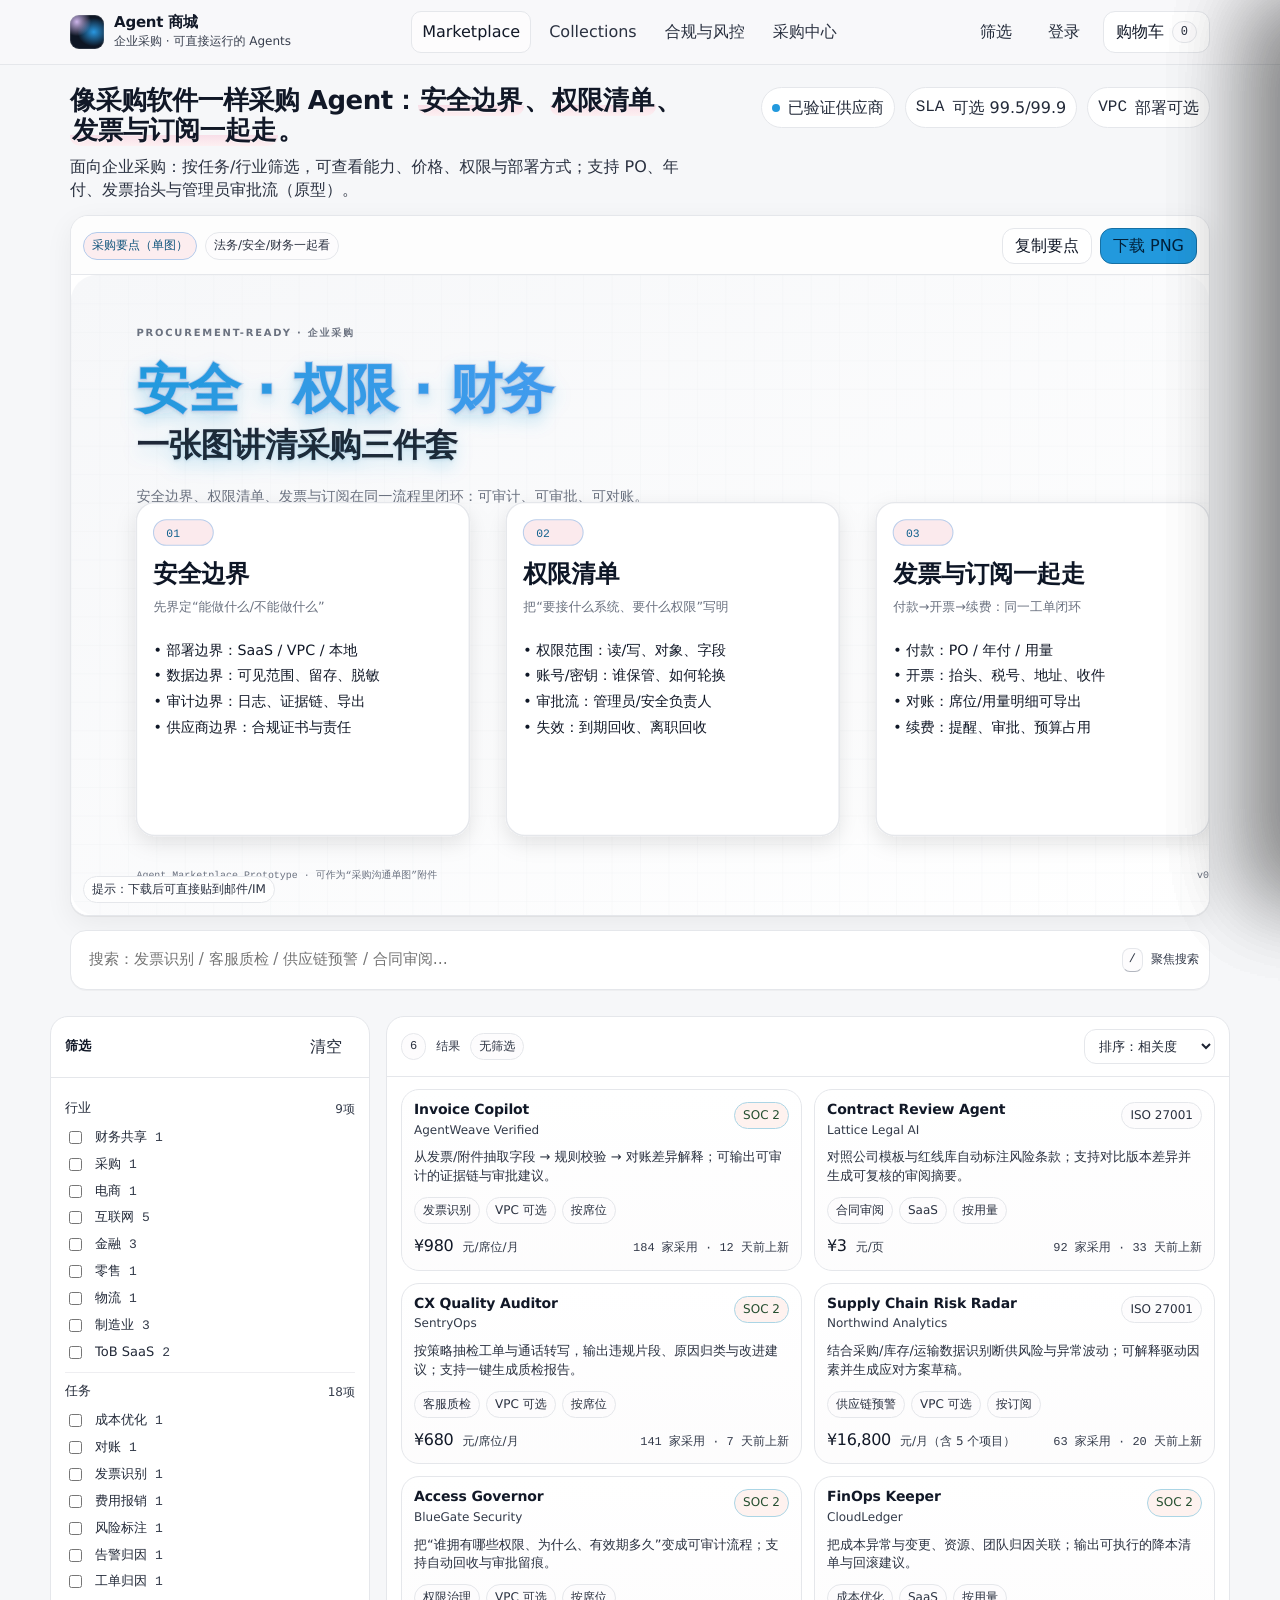
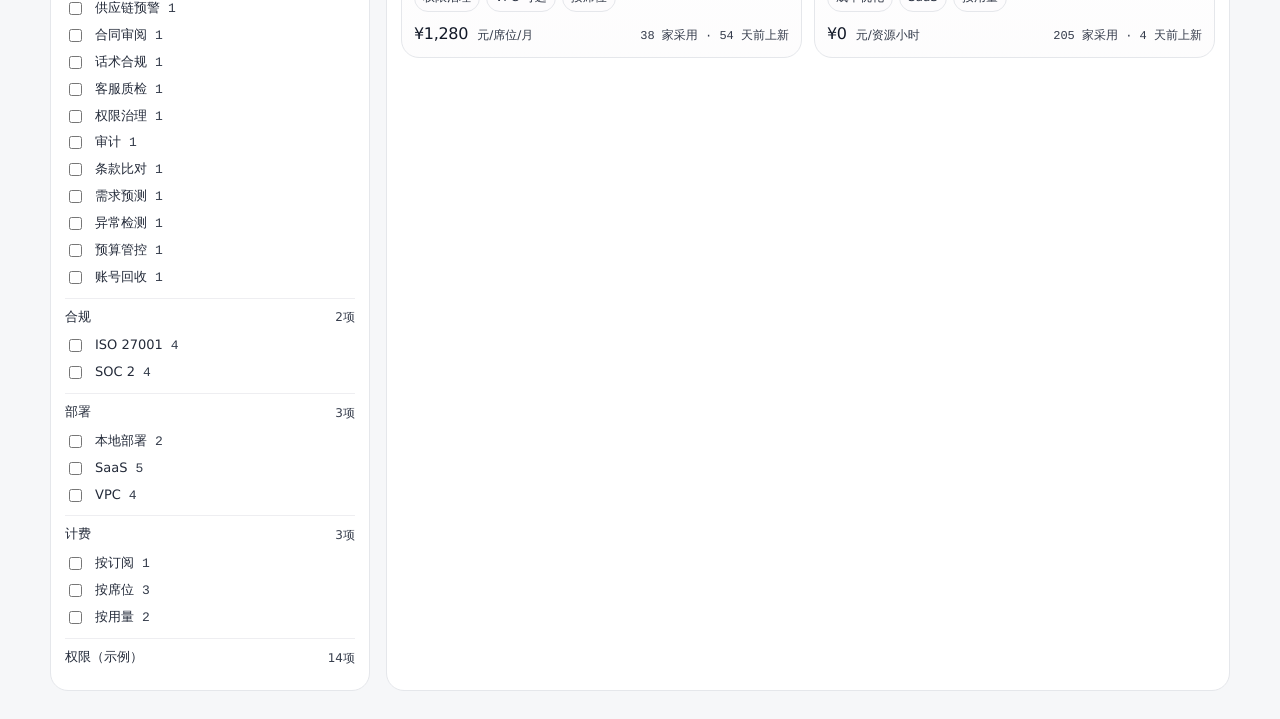
<file: index.html>
<!doctype html>
<html lang="zh-CN">
  <head>
    <meta charset="utf-8" />
    <meta name="viewport" content="width=device-width, initial-scale=1" />
    <title>Agent 商城原型（企业采购）</title>
    <meta name="color-scheme" content="light" />
    <style>
      :root{
        /* Brand tokens (derived from AgentWeave reference, see brand-spec.md) */
        --bg:      oklch(97.59% 0.0029 264.5);
        --surface: oklch(100% 0 0);
        --fg:      oklch(21.01% 0.0318 264.7);
        --muted:   oklch(55.10% 0.0234 264.4);
        --border:  oklch(92.76% 0.0058 264.5);
        --accent:  oklch(65.27% 0.1411 240.6);

        --accent-ink: oklch(24% 0.06 247);
        --success: oklch(70% 0.13 150);
        --warn: oklch(80% 0.14 85);
        --danger: oklch(63% 0.18 25);

        --shadow-sm: 0 1px 0 oklch(0% 0 0 / 0.05), 0 8px 28px oklch(0% 0 0 / 0.06);
        --radius-sm: 10px;
        --radius-md: 12px;
        --radius-lg: 18px;

        --font-display: Inter, system-ui, -apple-system, BlinkMacSystemFont, "Segoe UI", sans-serif;
        --font-body: Inter, system-ui, -apple-system, BlinkMacSystemFont, "Segoe UI", sans-serif;
        --font-mono: ui-monospace, SFMono-Regular, Menlo, Monaco, Consolas, "Liberation Mono", "Courier New", monospace;

        --container: 1180px;
      }

      *{box-sizing:border-box}
      html,body{height:100%}
      body{
        margin:0;
        background: var(--bg);
        color: var(--fg);
        font-family: var(--font-body);
        line-height: 1.45;
        -webkit-font-smoothing: antialiased;
        text-rendering: geometricPrecision;
      }
      a{color:inherit}
      button,input,select,textarea{font:inherit}
      ::selection{background: color-mix(in oklch, var(--accent) 25%, white)}

      .container{max-width: var(--container); margin:0 auto; padding: 0 20px;}
      .mono{font-family: var(--font-mono); font-variant-numeric: tabular-nums;}
      .muted{color: color-mix(in oklch, var(--fg) 60%, var(--muted));}
      .sr-only{position:absolute; width:1px; height:1px; padding:0; margin:-1px; overflow:hidden; clip:rect(0,0,0,0); white-space:nowrap; border:0;}

      .topbar{
        position: sticky;
        top: 0;
        z-index: 50;
        backdrop-filter: blur(10px);
        background: color-mix(in oklch, var(--bg) 82%, white);
        border-bottom: 1px solid var(--border);
      }
      .topbar__row{
        display:flex; align-items:center; justify-content:space-between;
        gap: 12px;
        height: 64px;
      }
      .brand{
        display:flex; align-items:center; gap: 10px; min-width: 220px;
      }
      .logo{
        width: 34px; height: 34px; border-radius: 9px;
        background:
          radial-gradient(70% 70% at 20% 20%, color-mix(in oklch, var(--accent) 55%, white), transparent 60%),
          radial-gradient(80% 70% at 70% 50%, color-mix(in oklch, var(--accent) 85%, oklch(64% 0.16 260)), transparent 60%),
          oklch(20% 0.03 260);
        box-shadow: inset 0 0 0 1px color-mix(in oklch, white 12%, transparent);
      }
      .brand h1{
        margin:0;
        font-family: var(--font-display);
        font-size: 15px;
        letter-spacing: -0.015em;
        line-height: 1.1;
      }
      .brand .sub{
        display:block;
        margin-top: 2px;
        font-size: 12px;
        color: color-mix(in oklch, var(--fg) 55%, var(--muted));
      }

      .nav{
        display:flex; align-items:center; gap: 8px;
      }
      .nav a{
        text-decoration:none;
        padding: 8px 10px;
        border-radius: 10px;
        color: color-mix(in oklch, var(--fg) 70%, var(--muted));
      }
      .nav a[aria-current="page"]{
        color: var(--fg);
        background: color-mix(in oklch, var(--surface) 70%, var(--bg));
        border: 1px solid var(--border);
      }
      .actions{display:flex; align-items:center; gap: 10px;}

      .pill{
        display:inline-flex; align-items:center; gap: 8px;
        padding: 8px 10px;
        border-radius: 999px;
        border: 1px solid var(--border);
        background: var(--surface);
        color: color-mix(in oklch, var(--fg) 78%, var(--muted));
      }
      .pill .dot{width:8px; height:8px; border-radius: 999px; background: var(--accent);}
      .btn{
        appearance:none;
        border: 1px solid var(--border);
        background: var(--surface);
        color: var(--fg);
        border-radius: 12px;
        padding: 9px 12px;
        cursor:pointer;
        line-height: 1;
        display:inline-flex; align-items:center; gap: 8px;
      }
      .btn:hover{box-shadow: 0 0 0 3px color-mix(in oklch, var(--accent) 18%, transparent);}
      .btn:active{transform: translateY(0.5px)}
      .btn--primary{
        background: var(--accent);
        color: var(--accent-ink);
        border-color: color-mix(in oklch, var(--accent) 80%, black);
      }
      .btn--ghost{
        background: transparent;
        border-color: transparent;
        color: color-mix(in oklch, var(--fg) 75%, var(--muted));
      }
      .btn--ghost:hover{border-color: var(--border); background: color-mix(in oklch, var(--surface) 70%, var(--bg)); box-shadow:none}
      .btn[disabled]{opacity:0.5; cursor:not-allowed}

      .kbd{
        font-family: var(--font-mono);
        font-size: 12px;
        color: color-mix(in oklch, var(--fg) 70%, var(--muted));
        border: 1px solid var(--border);
        background: color-mix(in oklch, var(--surface) 70%, var(--bg));
        border-bottom-color: color-mix(in oklch, var(--border) 60%, var(--muted));
        border-radius: 8px;
        padding: 2px 6px;
      }

      .hero{
        padding: 22px 0 12px;
      }
      .hero__row{
        display:grid;
        grid-template-columns: 1.3fr 1fr;
        gap: 14px;
        align-items: start;
      }
      .hero h2{
        margin:0;
        font-family: var(--font-display);
        letter-spacing: -0.02em;
        font-size: clamp(18px, 2.2vw, 26px);
        line-height: 1.15;
      }
      .heroKey{
        display:inline;
        padding: 0 0.08em;
        border-radius: 10px;
        background:
          linear-gradient(180deg,
            transparent 62%,
            color-mix(in oklch, var(--accent) 22%, white) 62%,
            color-mix(in oklch, var(--accent) 10%, white) 100%);
        box-decoration-break: clone;
        -webkit-box-decoration-break: clone;
        text-shadow: 0 1px 0 color-mix(in oklch, white 60%, transparent);
      }
      .hero p{margin:8px 0 0; color: color-mix(in oklch, var(--fg) 70%, var(--muted));}
      .hero__meta{
        display:flex; flex-wrap: wrap; gap: 10px; justify-content: flex-end;
      }
      .heroPoster{
        margin-top: 14px;
        border-radius: 18px;
        border: 1px solid var(--border);
        background: color-mix(in oklch, var(--surface) 86%, var(--bg));
        box-shadow: var(--shadow-sm);
        overflow:hidden;
      }
      .heroPoster__head{
        display:flex; align-items:center; justify-content:space-between;
        gap: 12px;
        padding: 12px 12px 10px;
        border-bottom: 1px solid var(--border);
        background: color-mix(in oklch, var(--surface) 72%, var(--bg));
      }
      .heroPoster__labels{display:flex; flex-wrap: wrap; gap: 8px; align-items:center;}
      .heroPoster__actions{display:flex; gap: 8px; align-items:center; flex-wrap: wrap; justify-content:flex-end;}
      .heroPoster__canvas{
        position:relative;
        aspect-ratio: 16 / 9;
        background: var(--surface);
      }
      .heroPoster__canvas svg{
        width: 100%;
        height: 100%;
        display:block;
      }
      .heroPoster__hint{
        position:absolute;
        left: 12px;
        bottom: 12px;
        display:flex;
        gap: 8px;
        align-items:center;
        pointer-events:none;
      }
      .heroPoster__hint .tag{background: color-mix(in oklch, var(--surface) 85%, var(--bg));}

      .searchbar{
        display:flex; align-items:center; gap: 10px;
        margin-top: 14px;
        padding: 10px;
        border-radius: 16px;
        border: 1px solid var(--border);
        background: var(--surface);
        box-shadow: 0 1px 0 oklch(0% 0 0 / 0.03);
      }
      .searchbar input[type="search"]{
        width:100%;
        border:0;
        outline:none;
        background:transparent;
        padding: 8px 8px;
        font-size: 15px;
      }
      .searchbar .hint{display:flex; align-items:center; gap: 8px; white-space:nowrap;}

      .layout{
        display:grid;
        grid-template-columns: 320px 1fr;
        gap: 16px;
        padding: 14px 0 28px;
      }

      .panel{
        border: 1px solid var(--border);
        background: var(--surface);
        border-radius: var(--radius-lg);
        overflow:hidden;
      }
      .panel__hd{
        padding: 12px 14px;
        border-bottom: 1px solid var(--border);
        display:flex; align-items:center; justify-content:space-between;
        gap: 10px;
      }
      .panel__hd strong{font-size: 13px; letter-spacing: 0.01em;}
      .panel__bd{padding: 12px 14px;}

      .facet{
        padding: 10px 0;
        border-bottom: 1px solid color-mix(in oklch, var(--border) 70%, var(--surface));
      }
      .facet:last-child{border-bottom: 0}
      .facet summary{
        cursor:pointer;
        list-style:none;
        display:flex; align-items:center; justify-content:space-between;
        gap: 10px;
        user-select:none;
      }
      .facet summary::-webkit-details-marker{display:none}
      .facet summary span{
        font-size: 13px;
        color: color-mix(in oklch, var(--fg) 78%, var(--muted));
      }
      .facet summary .count{
        font-size: 12px;
        color: color-mix(in oklch, var(--fg) 55%, var(--muted));
      }
      .checks{margin-top: 10px; display:grid; gap: 8px;}
      .check{
        display:flex; align-items:flex-start; gap: 10px;
        font-size: 13px;
        color: color-mix(in oklch, var(--fg) 78%, var(--muted));
      }
      .check input{margin-top: 2px}
      .check .meta{display:flex; gap: 8px; align-items: baseline; flex-wrap: wrap;}
      .tag{
        display:inline-flex; align-items:center;
        font-size: 12px;
        padding: 4px 8px;
        border-radius: 999px;
        border: 1px solid var(--border);
        background: color-mix(in oklch, var(--surface) 70%, var(--bg));
        color: color-mix(in oklch, var(--fg) 70%, var(--muted));
      }
      .tag--accent{
        border-color: color-mix(in oklch, var(--accent) 35%, var(--border));
        background: color-mix(in oklch, var(--accent) 12%, white);
        color: color-mix(in oklch, var(--accent) 65%, black);
      }
      .tag--danger{
        border-color: color-mix(in oklch, var(--danger) 35%, var(--border));
        background: color-mix(in oklch, var(--danger) 10%, white);
        color: color-mix(in oklch, var(--danger) 55%, black);
      }
      .tag--success{
        border-color: color-mix(in oklch, var(--success) 35%, var(--border));
        background: color-mix(in oklch, var(--success) 10%, white);
        color: color-mix(in oklch, var(--success) 55%, black);
      }

      .toolbar{
        display:flex; align-items:center; justify-content:space-between;
        gap: 12px;
        padding: 12px 14px;
        border-bottom: 1px solid var(--border);
      }
      .toolbar__left{display:flex; align-items:center; gap: 10px; flex-wrap: wrap;}
      .toolbar__right{display:flex; align-items:center; gap: 10px;}
      .select{
        border: 1px solid var(--border);
        background: var(--surface);
        border-radius: 12px;
        padding: 8px 10px;
        font-size: 13px;
        color: color-mix(in oklch, var(--fg) 85%, var(--muted));
      }

      .grid{
        display:grid;
        grid-template-columns: repeat(2, minmax(0, 1fr));
        gap: 12px;
        padding: 12px 14px 14px;
      }
      .card{
        border: 1px solid var(--border);
        background: linear-gradient(180deg, var(--surface), color-mix(in oklch, var(--surface) 70%, var(--bg)));
        border-radius: var(--radius-lg);
        padding: 12px;
        display:flex;
        flex-direction: column;
        gap: 10px;
        min-height: 176px;
        cursor:pointer;
        transition: transform .12s ease, box-shadow .12s ease, border-color .12s ease;
      }
      .card:hover{
        transform: translateY(-1px);
        box-shadow: var(--shadow-sm);
        border-color: color-mix(in oklch, var(--accent) 25%, var(--border));
      }
      .card__top{display:flex; align-items:flex-start; justify-content:space-between; gap: 10px;}
      .card h3{
        margin:0;
        font-size: 14px;
        letter-spacing: -0.01em;
        line-height: 1.2;
      }
      .vendor{font-size: 12px; color: color-mix(in oklch, var(--fg) 60%, var(--muted)); margin-top: 3px;}
      .desc{
        margin:0;
        font-size: 13px;
        color: color-mix(in oklch, var(--fg) 70%, var(--muted));
        display:-webkit-box; -webkit-line-clamp: 3; -webkit-box-orient: vertical; overflow:hidden;
      }
      .card__tags{display:flex; flex-wrap:wrap; gap: 6px;}
      .priceRow{
        display:flex; align-items:baseline; justify-content:space-between; gap: 10px; margin-top:auto;
      }
      .price{
        font-family: var(--font-display);
        letter-spacing: -0.02em;
        font-size: 16px;
      }
      .unit{font-size: 12px; color: color-mix(in oklch, var(--fg) 60%, var(--muted)); margin-left: 4px;}
      .small{
        font-size: 12px;
        color: color-mix(in oklch, var(--fg) 58%, var(--muted));
      }

      .empty{
        padding: 34px 16px 40px;
        text-align:center;
      }
      .empty strong{display:block; font-size: 14px;}
      .empty p{margin: 8px auto 0; max-width: 48ch; color: color-mix(in oklch, var(--fg) 65%, var(--muted));}

      /* Overlays */
      .overlay{
        position: fixed;
        inset: 0;
        background: oklch(0% 0 0 / 0.42);
        display:none;
        z-index: 80;
      }
      .overlay[data-open="true"]{display:block}

      .drawer{
        position: fixed;
        top: 0; right: 0;
        height: 100%;
        width: min(560px, 96vw);
        background: var(--surface);
        border-left: 1px solid var(--border);
        box-shadow: -30px 0 80px oklch(0% 0 0 / 0.20);
        transform: translateX(100%);
        transition: transform .18s ease;
        z-index: 90;
        display:flex;
        flex-direction: column;
      }
      .drawer[data-open="true"]{transform: translateX(0)}
      .drawer__hd{
        padding: 14px 14px 12px;
        border-bottom: 1px solid var(--border);
        display:flex; align-items:flex-start; justify-content:space-between; gap: 10px;
      }
      .drawer__hd h3{margin:0; font-size: 15px; letter-spacing: -0.01em;}
      .drawer__hd .subtitle{margin-top: 2px; font-size: 12px; color: color-mix(in oklch, var(--fg) 55%, var(--muted));}
      .drawer__bd{padding: 12px 14px 16px; overflow:auto;}
      .drawer__ft{
        margin-top:auto;
        padding: 12px 14px;
        border-top: 1px solid var(--border);
        background: color-mix(in oklch, var(--surface) 70%, var(--bg));
        display:flex; gap: 10px; align-items:center; justify-content:space-between;
      }

      .section{
        border: 1px solid var(--border);
        border-radius: var(--radius-lg);
        padding: 12px;
        background: color-mix(in oklch, var(--surface) 80%, var(--bg));
      }
      .section + .section{margin-top: 10px;}
      .section h4{margin:0 0 8px; font-size: 13px;}
      .kv{
        display:grid;
        grid-template-columns: 1fr;
        gap: 8px;
      }
      .kv .row{display:flex; align-items:flex-start; justify-content:space-between; gap: 12px; font-size: 13px;}
      .kv .row b{font-weight: 600}
      .kv .row .k{color: color-mix(in oklch, var(--fg) 65%, var(--muted));}
      .kv .row .v{color: color-mix(in oklch, var(--fg) 85%, var(--muted)); text-align:right;}

      .seg{
        display:flex; gap: 6px; flex-wrap: wrap;
      }
      .seg button{
        border-radius: 999px;
        padding: 7px 10px;
        font-size: 12px;
      }
      .seg button[aria-pressed="true"]{
        border-color: color-mix(in oklch, var(--accent) 45%, var(--border));
        background: color-mix(in oklch, var(--accent) 14%, white);
        box-shadow:none;
      }

      .input, .textarea{
        width: 100%;
        border: 1px solid var(--border);
        background: var(--surface);
        border-radius: 12px;
        padding: 9px 10px;
        font-size: 13px;
        outline:none;
      }
      .textarea{min-height: 80px; resize: vertical}
      .field{display:grid; gap: 6px;}
      .field label{font-size: 12px; color: color-mix(in oklch, var(--fg) 65%, var(--muted));}
      .field .err{display:none; font-size: 12px; color: color-mix(in oklch, var(--danger) 70%, black);}
      .field[data-error="true"] .err{display:block}
      .field[data-error="true"] .input,
      .field[data-error="true"] .textarea{
        border-color: color-mix(in oklch, var(--danger) 45%, var(--border));
        box-shadow: 0 0 0 3px color-mix(in oklch, var(--danger) 18%, transparent);
      }

      .stepper{display:flex; gap: 10px; align-items:center;}
      .step{
        display:flex; align-items:center; gap: 8px;
        font-size: 12px;
        color: color-mix(in oklch, var(--fg) 55%, var(--muted));
      }
      .step .n{
        width: 22px; height: 22px;
        border-radius: 999px;
        border: 1px solid var(--border);
        display:grid; place-items:center;
        background: var(--surface);
        font-family: var(--font-mono);
      }
      .step[data-active="true"]{color: var(--fg)}
      .step[data-active="true"] .n{
        border-color: color-mix(in oklch, var(--accent) 45%, var(--border));
        background: color-mix(in oklch, var(--accent) 16%, white);
      }

      .mobileBar{
        position: fixed;
        left: 0; right: 0; bottom: 0;
        padding: 10px 12px calc(10px + env(safe-area-inset-bottom));
        background: color-mix(in oklch, var(--bg) 82%, white);
        border-top: 1px solid var(--border);
        display:none;
        z-index: 40;
      }
      .mobileBar .row{display:flex; gap: 10px; align-items:center; justify-content:space-between;}

      @media (max-width: 980px){
        .hero__row{grid-template-columns: 1fr}
        .hero__meta{justify-content:flex-start}
        .layout{grid-template-columns: 1fr}
        .filtersPanel{display:none}
        .grid{grid-template-columns: 1fr}
        .mobileBar{display:block}
        .brand{min-width: auto}
        .nav{display:none}
      }

      @media (prefers-reduced-motion: reduce){
        *{scroll-behavior:auto !important}
        .drawer{transition:none}
        .card{transition:none}
      }
    </style>
  </head>
  <body>
    <header class="topbar">
      <div class="container topbar__row">
        <div class="brand" aria-label="Agent 商城">
          <div class="logo" aria-hidden="true"></div>
          <div>
            <h1>Agent 商城 <span class="sr-only">企业采购</span></h1>
            <span class="sub">企业采购 · 可直接运行的 Agents</span>
          </div>
        </div>

        <nav class="nav" aria-label="主导航">
          <a href="#" aria-current="page">Marketplace</a>
          <a href="#">Collections</a>
          <a href="#">合规与风控</a>
          <a href="#">采购中心</a>
        </nav>

        <div class="actions">
          <button class="btn btn--ghost" id="btnFiltersMobile" type="button">筛选</button>
          <button class="btn btn--ghost" id="btnSignIn" type="button">登录</button>
          <button class="btn" id="btnCart" type="button" aria-haspopup="dialog" aria-controls="cartDrawer">
            购物车
            <span class="tag mono" id="cartCount">0</span>
          </button>
        </div>
      </div>
    </header>

    <section class="hero">
      <div class="container">
        <div class="hero__row">
          <div>
            <h2>像采购软件一样采购 Agent：<span class="heroKey">安全边界</span>、<span class="heroKey">权限清单</span>、<span class="heroKey">发票与订阅一起走</span>。</h2>
            <p>面向企业采购：按任务/行业筛选，可查看能力、价格、权限与部署方式；支持 PO、年付、发票抬头与管理员审批流（原型）。</p>
          </div>
          <div class="hero__meta" aria-label="采购提示">
            <span class="pill"><span class="dot" aria-hidden="true"></span><span>已验证供应商</span></span>
            <span class="pill"><span class="mono">SLA</span> 可选 99.5/99.9</span>
            <span class="pill"><span class="mono">VPC</span> 部署可选</span>
          </div>
        </div>

        <section class="heroPoster" aria-label="采购要点海报（可下载）">
          <div class="heroPoster__head">
            <div class="heroPoster__labels">
              <span class="tag tag--accent">采购要点（单图）</span>
              <span class="tag">法务/安全/财务一起看</span>
            </div>
            <div class="heroPoster__actions">
              <button class="btn" id="btnCopyPosterText" type="button">复制要点</button>
              <button class="btn btn--primary" id="btnDownloadPoster" type="button">下载 PNG</button>
            </div>
          </div>
          <div class="heroPoster__canvas">
            <svg id="procPoster" viewBox="0 0 1600 900" role="img" aria-label="采购要点：安全边界、权限清单、发票与订阅一起走" xmlns="http://www.w3.org/2000/svg">
              <defs>
                <linearGradient id="bgWash" x1="0" y1="0" x2="1" y2="1">
                  <stop offset="0" stop-color="var(--bg)"/>
                  <stop offset="1" stop-color="var(--surface)"/>
                </linearGradient>
                <linearGradient id="accentInk" x1="0" y1="0" x2="1" y2="0">
                  <stop offset="0" stop-color="var(--accent)"/>
                  <stop offset="1" stop-color="color-mix(in oklch, var(--accent) 55%, oklch(70% 0.16 260))"/>
                </linearGradient>
                <pattern id="microGrid" width="40" height="40" patternUnits="userSpaceOnUse">
                  <path d="M40 0H0V40" fill="none" stroke="var(--border)" stroke-width="1"/>
                </pattern>
                <filter id="titleGlow" x="-20%" y="-40%" width="140%" height="180%">
                  <feDropShadow dx="0" dy="10" stdDeviation="12" flood-color="color-mix(in oklch, var(--accent) 25%, transparent)" flood-opacity="1"/>
                  <feDropShadow dx="0" dy="2" stdDeviation="2" flood-color="oklch(0% 0 0 / 0.14)" flood-opacity="1"/>
                </filter>
                <filter id="cardShadow" x="-20%" y="-20%" width="140%" height="140%">
                  <feDropShadow dx="0" dy="10" stdDeviation="14" flood-color="oklch(0% 0 0 / 0.10)" flood-opacity="1"/>
                </filter>
                <style id="posterTheme">
                  /* Theme injected for PNG export */
                </style>
                <style>
                  .ink{fill: var(--fg)}
                  .muted{fill: var(--muted)}
                  .border{stroke: var(--border)}
                  .mono{font-family: ui-monospace, SFMono-Regular, Menlo, Monaco, Consolas, "Liberation Mono", "Courier New", monospace;}
                  .display{font-family: ui-sans-serif, system-ui, -apple-system, BlinkMacSystemFont, "Segoe UI", sans-serif;}
                  .body{font-family: ui-sans-serif, system-ui, -apple-system, BlinkMacSystemFont, "Segoe UI", sans-serif;}
                  .kicker{letter-spacing: .18em; font-weight: 700;}
                  .art{font-weight: 900; letter-spacing: -0.02em;}
                  .cardTitle{font-weight: 800; letter-spacing: -0.01em;}
                </style>
              </defs>

              <rect x="0" y="0" width="1600" height="900" rx="36" fill="var(--surface)"/>
              <rect x="0" y="0" width="1600" height="900" rx="36" fill="url(#bgWash)"/>
              <rect x="0" y="0" width="1600" height="900" rx="36" fill="url(#microGrid)" opacity="0.55"/>

              <g transform="translate(92 86)">
                <text class="display kicker muted" x="0" y="0" font-size="14">PROCUREMENT-READY · 企业采购</text>

                <g filter="url(#titleGlow)" transform="translate(0 30)">
                  <text class="display art" x="0" y="70" font-size="74" fill="url(#accentInk)" stroke="color-mix(in oklch, var(--accent) 35%, var(--border))" stroke-width="2.5" paint-order="stroke">
                    安全 · 权限 · 财务
                  </text>
                  <text class="display art" x="0" y="138" font-size="46" fill="var(--fg)" opacity="0.92">
                    一张图讲清采购三件套
                  </text>
                </g>

                <text class="body muted" x="0" y="232" font-size="20">
                  安全边界、权限清单、发票与订阅在同一流程里闭环：可审计、可审批、可对账。
                </text>
              </g>

              <g transform="translate(92 320)" filter="url(#cardShadow)">
                <g transform="translate(0 0)">
                  <rect x="0" y="0" width="468" height="468" rx="26" fill="var(--surface)" stroke="var(--border)" stroke-width="2"/>
                  <rect x="24" y="24" width="84" height="36" rx="18" fill="color-mix(in oklch, var(--accent) 14%, white)" stroke="color-mix(in oklch, var(--accent) 30%, var(--border))" stroke-width="1.5"/>
                  <text class="mono" x="42" y="49" font-size="16" fill="color-mix(in oklch, var(--accent) 72%, black)">01</text>
                  <text class="display cardTitle ink" x="24" y="112" font-size="34">安全边界</text>
                  <text class="body muted" x="24" y="152" font-size="18">先界定“能做什么/不能做什么”</text>
                  <text class="body ink" x="24" y="214" font-size="20">
                    <tspan x="24" dy="0">• 部署边界：SaaS / VPC / 本地</tspan>
                    <tspan x="24" dy="36">• 数据边界：可见范围、留存、脱敏</tspan>
                    <tspan x="24" dy="36">• 审计边界：日志、证据链、导出</tspan>
                    <tspan x="24" dy="36">• 供应商边界：合规证书与责任</tspan>
                  </text>
                </g>

                <g transform="translate(520 0)">
                  <rect x="0" y="0" width="468" height="468" rx="26" fill="var(--surface)" stroke="var(--border)" stroke-width="2"/>
                  <rect x="24" y="24" width="84" height="36" rx="18" fill="color-mix(in oklch, var(--accent) 14%, white)" stroke="color-mix(in oklch, var(--accent) 30%, var(--border))" stroke-width="1.5"/>
                  <text class="mono" x="42" y="49" font-size="16" fill="color-mix(in oklch, var(--accent) 72%, black)">02</text>
                  <text class="display cardTitle ink" x="24" y="112" font-size="34">权限清单</text>
                  <text class="body muted" x="24" y="152" font-size="18">把“要接什么系统、要什么权限”写明</text>
                  <text class="body ink" x="24" y="214" font-size="20">
                    <tspan x="24" dy="0">• 权限范围：读/写、对象、字段</tspan>
                    <tspan x="24" dy="36">• 账号/密钥：谁保管、如何轮换</tspan>
                    <tspan x="24" dy="36">• 审批流：管理员/安全负责人</tspan>
                    <tspan x="24" dy="36">• 失效：到期回收、离职回收</tspan>
                  </text>
                </g>

                <g transform="translate(1040 0)">
                  <rect x="0" y="0" width="468" height="468" rx="26" fill="var(--surface)" stroke="var(--border)" stroke-width="2"/>
                  <rect x="24" y="24" width="84" height="36" rx="18" fill="color-mix(in oklch, var(--accent) 14%, white)" stroke="color-mix(in oklch, var(--accent) 30%, var(--border))" stroke-width="1.5"/>
                  <text class="mono" x="42" y="49" font-size="16" fill="color-mix(in oklch, var(--accent) 72%, black)">03</text>
                  <text class="display cardTitle ink" x="24" y="112" font-size="34">发票与订阅一起走</text>
                  <text class="body muted" x="24" y="152" font-size="18">付款→开票→续费：同一工单闭环</text>
                  <text class="body ink" x="24" y="214" font-size="20">
                    <tspan x="24" dy="0">• 付款：PO / 年付 / 用量</tspan>
                    <tspan x="24" dy="36">• 开票：抬头、税号、地址、收件</tspan>
                    <tspan x="24" dy="36">• 对账：席位/用量明细可导出</tspan>
                    <tspan x="24" dy="36">• 续费：提醒、审批、预算占用</tspan>
                  </text>
                </g>
              </g>

              <g transform="translate(92 848)">
                <text class="mono muted" x="0" y="0" font-size="14">Agent Marketplace Prototype · 可作为“采购沟通单图”附件</text>
                <text class="mono muted" x="1508" y="0" font-size="14" text-anchor="end">v0</text>
              </g>
            </svg>

            <div class="heroPoster__hint" aria-hidden="true">
              <span class="tag">提示：下载后可直接贴到邮件/IM</span>
            </div>
          </div>
        </section>

        <div class="searchbar" role="search" aria-label="搜索 Agents">
          <label class="sr-only" for="q">搜索</label>
          <input id="q" type="search" placeholder="搜索：发票识别 / 客服质检 / 供应链预警 / 合同审阅…" autocomplete="off" />
          <div class="hint muted">
            <span class="kbd" aria-hidden="true">/</span>
            <span class="small">聚焦搜索</span>
          </div>
        </div>
      </div>
    </section>

    <main class="container layout" aria-label="Agent 列表">
      <aside class="panel filtersPanel" aria-label="筛选条件">
        <div class="panel__hd">
          <strong>筛选</strong>
          <button class="btn btn--ghost" id="btnClear" type="button">清空</button>
        </div>
        <div class="panel__bd">
          <details class="facet" open>
            <summary><span>行业</span><span class="count" id="countIndustry">—</span></summary>
            <div class="checks" id="facetIndustry"></div>
          </details>
          <details class="facet" open>
            <summary><span>任务</span><span class="count" id="countTask">—</span></summary>
            <div class="checks" id="facetTask"></div>
          </details>
          <details class="facet" open>
            <summary><span>合规</span><span class="count" id="countCompliance">—</span></summary>
            <div class="checks" id="facetCompliance"></div>
          </details>
          <details class="facet" open>
            <summary><span>部署</span><span class="count" id="countDeploy">—</span></summary>
            <div class="checks" id="facetDeploy"></div>
          </details>
          <details class="facet" open>
            <summary><span>计费</span><span class="count" id="countPricing">—</span></summary>
            <div class="checks" id="facetPricing"></div>
          </details>
          <details class="facet">
            <summary><span>权限（示例）</span><span class="count" id="countPerm">—</span></summary>
            <div class="checks" id="facetPerm"></div>
          </details>
        </div>
      </aside>

      <section class="panel" aria-label="结果列表">
        <div class="toolbar">
          <div class="toolbar__left">
            <span class="tag mono" id="resultCount">—</span>
            <span class="muted small">结果</span>
            <span class="tag" id="activeFilters">无筛选</span>
          </div>
          <div class="toolbar__right">
            <label class="sr-only" for="sort">排序</label>
            <select class="select" id="sort">
              <option value="relevance">排序：相关度</option>
              <option value="price_asc">价格：低→高</option>
              <option value="price_desc">价格：高→低</option>
              <option value="adoption_desc">采用量：高→低</option>
              <option value="new_desc">上新：最近</option>
            </select>
          </div>
        </div>

        <div class="grid" id="results" aria-live="polite"></div>
        <div class="empty" id="empty" hidden>
          <strong>没有匹配结果</strong>
          <p>尝试清空筛选、减少关键词，或只保留一个维度（行业/任务/合规）。</p>
        </div>
      </section>
    </main>

    <!-- Mobile bottom bar (real product action, not a designer control) -->
    <div class="mobileBar" role="region" aria-label="移动端快捷操作">
      <div class="row">
        <button class="btn" id="btnFiltersMobile2" type="button">筛选与排序</button>
        <button class="btn btn--primary" id="btnCartMobile" type="button">
          去购物车
          <span class="tag mono" id="cartCount2">0</span>
        </button>
      </div>
    </div>

    <!-- Shared overlay -->
    <div class="overlay" id="overlay" aria-hidden="true"></div>

    <!-- Details drawer -->
    <aside class="drawer" id="detailDrawer" role="dialog" aria-modal="true" aria-label="Agent 详情">
      <div class="drawer__hd">
        <div>
          <h3 id="detailTitle">—</h3>
          <div class="subtitle" id="detailSubtitle">—</div>
        </div>
        <button class="btn btn--ghost" id="btnDetailClose" type="button" aria-label="关闭详情">关闭</button>
      </div>
      <div class="drawer__bd" id="detailBody"></div>
      <div class="drawer__ft">
        <div>
          <div class="price mono" id="detailPrice">—</div>
          <div class="small muted" id="detailUnit">—</div>
        </div>
        <button class="btn btn--primary" id="btnAddToCart" type="button">加入购物车</button>
      </div>
    </aside>

    <!-- Cart drawer -->
    <aside class="drawer" id="cartDrawer" role="dialog" aria-modal="true" aria-label="购物车">
      <div class="drawer__hd">
        <div>
          <h3>购物车</h3>
          <div class="subtitle"><span class="mono" id="cartSummary">—</span> · 支持 PO/年付/发票（原型）</div>
        </div>
        <button class="btn btn--ghost" id="btnCartClose" type="button" aria-label="关闭购物车">关闭</button>
      </div>
      <div class="drawer__bd" id="cartBody"></div>
      <div class="drawer__ft">
        <div>
          <div class="small muted">预计费用</div>
          <div class="price mono" id="cartTotal">—</div>
        </div>
        <button class="btn btn--primary" id="btnCheckout" type="button">结算</button>
      </div>
    </aside>

    <!-- Checkout drawer (uses the same drawer pattern to keep single-screen prototype) -->
    <aside class="drawer" id="checkoutDrawer" role="dialog" aria-modal="true" aria-label="结算">
      <div class="drawer__hd">
        <div>
          <h3>结算</h3>
          <div class="subtitle">
            <span class="stepper" aria-label="结算步骤">
              <span class="step" id="step1"><span class="n">1</span>账号</span>
              <span class="step" id="step2"><span class="n">2</span>付款与订阅</span>
              <span class="step" id="step3"><span class="n">3</span>发票信息</span>
            </span>
          </div>
        </div>
        <button class="btn btn--ghost" id="btnCheckoutClose" type="button" aria-label="关闭结算">关闭</button>
      </div>
      <div class="drawer__bd" id="checkoutBody"></div>
      <div class="drawer__ft">
        <div class="small muted" id="checkoutHint">—</div>
        <div style="display:flex; gap: 10px; align-items:center;">
          <button class="btn" id="btnCheckoutBack" type="button">上一步</button>
          <button class="btn btn--primary" id="btnCheckoutNext" type="button">下一步</button>
        </div>
      </div>
    </aside>

    <script>
      const $$ = (sel, root=document) => root.querySelector(sel);
      const $$$ = (sel, root=document) => Array.from(root.querySelectorAll(sel));

      const moneyCNY = (n) => `¥${Math.round(n).toLocaleString('zh-CN')}`;
      const clamp = (n, a, b) => Math.max(a, Math.min(b, n));
      const uniq = (arr) => Array.from(new Set(arr));

      function injectPosterTheme(svgEl){
        if (!svgEl) return;
        const themeStyle = svgEl.querySelector("#posterTheme");
        if (!themeStyle) return;
        const cs = getComputedStyle(document.documentElement);
        const vars = [
          "--bg","--surface","--fg","--muted","--border","--accent","--accent-ink","--success","--warn","--danger"
        ];
        const decl = vars.map(v => `${v}:${cs.getPropertyValue(v).trim() || ""};`).join("");
        themeStyle.textContent = `:root{${decl}}`;
      }

      async function downloadInlineSvgAsPng(svgEl, filename){
        if (!svgEl) return;
        // Clone so we can inject theme vars for the standalone SVG blob.
        const clone = svgEl.cloneNode(true);
        injectPosterTheme(clone);
        clone.setAttribute("xmlns", "http://www.w3.org/2000/svg");
        const svgText = new XMLSerializer().serializeToString(clone);
        const blob = new Blob([svgText], { type: "image/svg+xml;charset=utf-8" });
        const url = URL.createObjectURL(blob);

        const img = new Image();
        img.decoding = "async";
        await new Promise((resolve, reject) => {
          img.onload = resolve;
          img.onerror = reject;
          img.src = url;
        });
        URL.revokeObjectURL(url);

        const vb = (svgEl.viewBox && svgEl.viewBox.baseVal) ? svgEl.viewBox.baseVal : { width: 1600, height: 900 };
        const scale = Math.min(2, window.devicePixelRatio || 1) * 1.25; // crisp without huge files
        const canvas = document.createElement("canvas");
        canvas.width = Math.round(vb.width * scale);
        canvas.height = Math.round(vb.height * scale);
        const ctx = canvas.getContext("2d");
        ctx.imageSmoothingEnabled = true;
        ctx.imageSmoothingQuality = "high";
        ctx.drawImage(img, 0, 0, canvas.width, canvas.height);

        const pngBlob = await new Promise((resolve) => canvas.toBlob(resolve, "image/png", 0.95));
        if (!pngBlob) return;
        const a = document.createElement("a");
        a.href = URL.createObjectURL(pngBlob);
        a.download = filename || "procurement-poster.png";
        document.body.appendChild(a);
        a.click();
        a.remove();
        setTimeout(() => URL.revokeObjectURL(a.href), 2500);
      }

      function flashButton(btn, text, ms=1100){
        if (!btn) return;
        const prev = btn.textContent;
        btn.textContent = text;
        btn.disabled = true;
        setTimeout(() => { btn.textContent = prev; btn.disabled = false; }, ms);
      }

      const DATA = [
        {
          id: "aw-invoice-copilot",
          name: "Invoice Copilot",
          vendor: "AgentWeave Verified",
          industry: ["财务共享", "制造业", "互联网"],
          task: ["发票识别", "对账", "费用报销"],
          compliance: ["SOC 2", "ISO 27001"],
          deploy: ["SaaS", "VPC"],
          pricing: { model: "按席位", price: 980, unit: "元/席位/月", annualDiscount: 0.86 },
          adoption: 184,
          newDays: 12,
          permissions: ["读取邮箱", "写入ERP", "访问对象存储"],
          desc: "从发票/附件抽取字段 → 规则校验 → 对账差异解释；可输出可审计的证据链与审批建议。",
          highlights: [
            { k: "适用场景", v: "三单匹配、专票/普票、费用报销" },
            { k: "输出", v: "字段明细、风险点、审批建议、凭证草稿" },
            { k: "权限", v: "邮箱(可选)、ERP、对象存储" },
          ],
        },
        {
          id: "proc-contract-review",
          name: "Contract Review Agent",
          vendor: "Lattice Legal AI",
          industry: ["采购", "金融", "互联网"],
          task: ["合同审阅", "条款比对", "风险标注"],
          compliance: ["ISO 27001"],
          deploy: ["SaaS", "本地部署"],
          pricing: { model: "按用量", price: 3.2, unit: "元/页", min: 2000 },
          adoption: 92,
          newDays: 33,
          permissions: ["访问文档库", "写入审阅意见"],
          desc: "对照公司模板与红线库自动标注风险条款；支持对比版本差异并生成可复核的审阅摘要。",
          highlights: [
            { k: "适用场景", v: "框架协议、供应商合同、NDA" },
            { k: "审阅维度", v: "责任限制、数据处理、交付验收、违约" },
            { k: "权限", v: "文档库(只读/读写可配)" },
          ],
        },
        {
          id: "cx-qc-audit",
          name: "CX Quality Auditor",
          vendor: "SentryOps",
          industry: ["电商", "互联网", "ToB SaaS"],
          task: ["客服质检", "话术合规", "工单归因"],
          compliance: ["SOC 2"],
          deploy: ["SaaS", "VPC"],
          pricing: { model: "按席位", price: 680, unit: "元/席位/月", annualDiscount: 0.88 },
          adoption: 141,
          newDays: 7,
          permissions: ["读取工单", "读取通话转写"],
          desc: "按策略抽检工单与通话转写，输出违规片段、原因归类与改进建议；支持一键生成质检报告。",
          highlights: [
            { k: "适用场景", v: "售后质检、销售外呼、投诉升级" },
            { k: "指标", v: "一次解决率、违规率、情绪波动点" },
            { k: "权限", v: "工单/录音转写(只读)" },
          ],
        },
        {
          id: "supplychain-risk-radar",
          name: "Supply Chain Risk Radar",
          vendor: "Northwind Analytics",
          industry: ["制造业", "零售", "物流"],
          task: ["供应链预警", "需求预测", "异常检测"],
          compliance: ["ISO 27001"],
          deploy: ["SaaS", "VPC"],
          pricing: { model: "按订阅", price: 16800, unit: "元/月（含 5 个项目）" },
          adoption: 63,
          newDays: 20,
          permissions: ["读取WMS", "读取ERP", "写入预警工单"],
          desc: "结合采购/库存/运输数据识别断供风险与异常波动；可解释驱动因素并生成应对方案草稿。",
          highlights: [
            { k: "适用场景", v: "断供预警、延迟风险、库存积压" },
            { k: "输出", v: "预警、解释、处置建议、工单" },
            { k: "权限", v: "ERP/WMS(只读)、工单(写入)" },
          ],
        },
        {
          id: "it-access-governor",
          name: "Access Governor",
          vendor: "BlueGate Security",
          industry: ["金融", "互联网", "制造业"],
          task: ["权限治理", "审计", "账号回收"],
          compliance: ["SOC 2", "ISO 27001"],
          deploy: ["本地部署", "VPC"],
          pricing: { model: "按席位", price: 1280, unit: "元/席位/月", annualDiscount: 0.84 },
          adoption: 38,
          newDays: 54,
          permissions: ["读取IAM", "写入IAM", "读取工单"],
          desc: "把“谁拥有哪些权限、为什么、有效期多久”变成可审计流程；支持自动回收与审批留痕。",
          highlights: [
            { k: "适用场景", v: "最小权限、临时权限、离职回收" },
            { k: "输出", v: "权限台账、审计日志、回收计划" },
            { k: "权限", v: "IAM 读写、工单系统" },
          ],
        },
        {
          id: "rpa-finops-keeper",
          name: "FinOps Keeper",
          vendor: "CloudLedger",
          industry: ["互联网", "ToB SaaS", "金融"],
          task: ["成本优化", "预算管控", "告警归因"],
          compliance: ["SOC 2"],
          deploy: ["SaaS"],
          pricing: { model: "按用量", price: 0.18, unit: "元/资源小时", min: 5000 },
          adoption: 205,
          newDays: 4,
          permissions: ["读取云账单", "写入告警规则"],
          desc: "把成本异常与变更、资源、团队归因关联；输出可执行的降本清单与回滚建议。",
          highlights: [
            { k: "适用场景", v: "突增归因、闲置资源、预算告警" },
            { k: "输出", v: "降本清单、Owner、预估节省" },
            { k: "权限", v: "账单(只读)、告警规则(写入)" },
          ],
        },
      ];

      const FACETS = {
        industry: { label: "行业", el: "#facetIndustry", countEl: "#countIndustry" },
        task: { label: "任务", el: "#facetTask", countEl: "#countTask" },
        compliance: { label: "合规", el: "#facetCompliance", countEl: "#countCompliance" },
        deploy: { label: "部署", el: "#facetDeploy", countEl: "#countDeploy" },
        pricingModel: { label: "计费", el: "#facetPricing", countEl: "#countPricing" },
        permissions: { label: "权限", el: "#facetPerm", countEl: "#countPerm" },
      };

      const state = {
        q: "",
        sort: "relevance",
        facets: {
          industry: new Set(),
          task: new Set(),
          compliance: new Set(),
          deploy: new Set(),
          pricingModel: new Set(),
          permissions: new Set(),
        },
        detailId: null,
        cart: new Map(), // id -> { seats, term, qtyUsage? }
        signedIn: false,
        checkoutStep: 1,
        checkout: {
          email: "",
          company: "",
          term: "年付",
          payment: "PO",
          poNumber: "",
          invoiceType: "增值税专票",
          taxId: "",
          address: "",
          receiver: "",
        }
      };

      function deriveOptions(){
        const industries = uniq(DATA.flatMap(a => a.industry)).sort((a,b)=>a.localeCompare(b,"zh"));
        const tasks = uniq(DATA.flatMap(a => a.task)).sort((a,b)=>a.localeCompare(b,"zh"));
        const comps = uniq(DATA.flatMap(a => a.compliance)).sort();
        const deploys = uniq(DATA.flatMap(a => a.deploy)).sort((a,b)=>a.localeCompare(b,"zh"));
        const pricingModels = uniq(DATA.map(a => a.pricing.model)).sort((a,b)=>a.localeCompare(b,"zh"));
        const perms = uniq(DATA.flatMap(a => a.permissions)).sort((a,b)=>a.localeCompare(b,"zh"));
        return { industries, tasks, comps, deploys, pricingModels, perms };
      }

      function renderFacet(containerSel, items, facetKey){
        const root = $$(containerSel);
        root.innerHTML = items.map((label) => {
          const id = `${facetKey}:${label}`;
          return `
            <label class="check">
              <input type="checkbox" data-facet="${facetKey}" value="${escapeHtml(label)}" id="${escapeAttr(id)}" />
              <span class="meta">
                <span>${escapeHtml(label)}</span>
                <span class="muted mono" data-count-for="${escapeAttr(id)}">—</span>
              </span>
            </label>
          `.trim();
        }).join("");
      }

      function escapeHtml(s){
        return String(s).replaceAll("&","&amp;").replaceAll("<","&lt;").replaceAll(">","&gt;").replaceAll("\"","&quot;").replaceAll("'","&#39;");
      }
      function escapeAttr(s){ return escapeHtml(s); }

      function matchesFacets(agent){
        const f = state.facets;
        const hit = (set, values) => set.size === 0 || values.some(v => set.has(v));
        const permHit = (set, values) => set.size === 0 || values.some(v => set.has(v));
        const pricingHit = (set, model) => set.size === 0 || set.has(model);
        return (
          hit(f.industry, agent.industry) &&
          hit(f.task, agent.task) &&
          hit(f.compliance, agent.compliance) &&
          hit(f.deploy, agent.deploy) &&
          pricingHit(f.pricingModel, agent.pricing.model) &&
          permHit(f.permissions, agent.permissions)
        );
      }

      function matchesQuery(agent){
        const q = state.q.trim().toLowerCase();
        if (!q) return true;
        const hay = [
          agent.name, agent.vendor, agent.desc,
          ...agent.industry, ...agent.task, ...agent.compliance, ...agent.deploy, agent.pricing.model,
          ...agent.permissions
        ].join(" ").toLowerCase();
        return hay.includes(q);
      }

      function scoreRelevance(agent){
        const q = state.q.trim().toLowerCase();
        if (!q) return 0;
        const s = q.split(/\s+/).filter(Boolean);
        const hay = (agent.name + " " + agent.desc + " " + agent.task.join(" ")).toLowerCase();
        let score = 0;
        for (const t of s) score += hay.includes(t) ? 1 : 0;
        return score;
      }

      function filtered(){
        return DATA
          .filter(a => matchesQuery(a) && matchesFacets(a));
      }

      function sorted(list){
        const l = list.slice();
        switch(state.sort){
          case "price_asc":
            l.sort((a,b)=>numericPrice(a)-numericPrice(b)); break;
          case "price_desc":
            l.sort((a,b)=>numericPrice(b)-numericPrice(a)); break;
          case "adoption_desc":
            l.sort((a,b)=>b.adoption-a.adoption); break;
          case "new_desc":
            l.sort((a,b)=>a.newDays-b.newDays); break;
          case "relevance":
          default:
            l.sort((a,b)=>scoreRelevance(b)-scoreRelevance(a)); break;
        }
        return l;
      }

      function numericPrice(agent){
        // Normalize different models into a comparable-ish number for sorting.
        if (agent.pricing.model === "按用量") return agent.pricing.price * 1000;
        return agent.pricing.price;
      }

      function activeFilterText(){
        const parts = [];
        for (const [k,set] of Object.entries(state.facets)){
          if (set.size === 0) continue;
          const label = FACETS[k]?.label || k;
          parts.push(`${label} ${set.size}项`);
        }
        if (state.q.trim()) parts.push(`关键词`);
        return parts.length ? parts.join(" · ") : "无筛选";
      }

      function renderResults(){
        const list = sorted(filtered());
        $$("#resultCount").textContent = String(list.length);
        $$("#activeFilters").textContent = activeFilterText();
        $$("#empty").hidden = list.length !== 0;
        const root = $$("#results");
        root.innerHTML = list.map(a => `
          <article class="card" role="button" tabindex="0" data-open-detail="${escapeAttr(a.id)}" aria-label="打开 ${escapeAttr(a.name)} 详情">
            <div class="card__top">
              <div>
                <h3>${escapeHtml(a.name)}</h3>
                <div class="vendor">${escapeHtml(a.vendor)}</div>
              </div>
              <span class="tag ${a.compliance.includes("SOC 2") ? "tag--success" : ""}">${escapeHtml(a.compliance[0] || "—")}</span>
            </div>
            <p class="desc">${escapeHtml(a.desc)}</p>
            <div class="card__tags">
              <span class="tag">${escapeHtml(a.task[0])}</span>
              <span class="tag">${escapeHtml(a.deploy.includes("VPC") ? "VPC 可选" : a.deploy[0])}</span>
              <span class="tag">${escapeHtml(a.pricing.model)}</span>
            </div>
            <div class="priceRow">
              <div>
                <span class="price">${escapeHtml(a.pricing.model === "按用量" ? moneyCNY(a.pricing.price) : moneyCNY(a.pricing.price))}</span>
                <span class="unit">${escapeHtml(a.pricing.unit)}</span>
              </div>
              <div class="small muted mono">${a.adoption} 家采用 · ${a.newDays} 天前上新</div>
            </div>
          </article>
        `).join("");

        // Make cards keyboard-openable
        $$$("[data-open-detail]").forEach((el) => {
          el.addEventListener("keydown", (e) => {
            if (e.key === "Enter" || e.key === " ") { e.preventDefault(); openDetail(el.getAttribute("data-open-detail")); }
          });
        });
      }

      function countMatchesPerOption(){
        // For each option, show how many would match if we add it to current selection.
        const base = filtered();
        const index = new Map(); // facetKey:value -> count
        for (const agent of base){
          for (const v of agent.industry) bump(index, `industry:${v}`);
          for (const v of agent.task) bump(index, `task:${v}`);
          for (const v of agent.compliance) bump(index, `compliance:${v}`);
          for (const v of agent.deploy) bump(index, `deploy:${v}`);
          bump(index, `pricingModel:${agent.pricing.model}`);
          for (const v of agent.permissions) bump(index, `permissions:${v}`);
        }
        for (const [k, meta] of Object.entries(FACETS)){
          const total = uniq(DATA.flatMap(a => facetValues(a, k))).length;
          $$(meta.countEl).textContent = `${total}项`;
        }
        $$$("[data-count-for]").forEach((el) => {
          const key = el.getAttribute("data-count-for").replace(/^.*?:/, (m)=>m); // no-op
          el.textContent = String(index.get(key) || 0);
        });
      }

      function facetValues(agent, facetKey){
        switch(facetKey){
          case "industry": return agent.industry;
          case "task": return agent.task;
          case "compliance": return agent.compliance;
          case "deploy": return agent.deploy;
          case "pricingModel": return [agent.pricing.model];
          case "permissions": return agent.permissions;
          default: return [];
        }
      }
      function bump(map, k){ map.set(k, (map.get(k) || 0) + 1); }

      function openOverlay(){
        const overlay = $$("#overlay");
        overlay.dataset.open = "true";
        overlay.setAttribute("aria-hidden", "false");
        document.body.style.overflow = "hidden";
      }
      function closeOverlay(){
        const overlay = $$("#overlay");
        overlay.dataset.open = "false";
        overlay.setAttribute("aria-hidden", "true");
        document.body.style.overflow = "";
      }
      function anyDrawerOpen(){
        return ["detailDrawer","cartDrawer","checkoutDrawer"].some(id => $$("#"+id).dataset.open === "true");
      }
      function closeAllDrawers(){
        ["detailDrawer","cartDrawer","checkoutDrawer"].forEach(id => { $$("#"+id).dataset.open = "false"; });
        closeOverlay();
      }

      function openDetail(id){
        const agent = DATA.find(a => a.id === id);
        if (!agent) return;
        state.detailId = id;
        $$("#btnAddToCart").textContent = "加入购物车";
        $$("#detailTitle").textContent = agent.name;
        $$("#detailSubtitle").textContent = `${agent.vendor} · ${agent.industry[0]} · ${agent.task[0]}`;
        $$("#detailPrice").textContent = agent.pricing.model === "按用量" ? moneyCNY(agent.pricing.price) : moneyCNY(agent.pricing.price);
        $$("#detailUnit").textContent = agent.pricing.model === "按席位"
          ? `${agent.pricing.unit} · 年付 ${Math.round((agent.pricing.annualDiscount||0.88)*100)}折`
          : agent.pricing.unit;

        const permTags = agent.permissions.map(p => `<span class="tag">${escapeHtml(p)}</span>`).join("");
        const compTags = agent.compliance.map(c => `<span class="tag tag--success">${escapeHtml(c)}</span>`).join("");
        const depTags = agent.deploy.map(d => `<span class="tag">${escapeHtml(d)}</span>`).join("");
        const taskTags = agent.task.slice(0,3).map(t => `<span class="tag">${escapeHtml(t)}</span>`).join("");

        const pricing = renderPricing(agent);
        const permMatrix = renderPermissionMatrix(agent);

        $$("#detailBody").innerHTML = `
          <div class="section" aria-label="摘要">
            <h4>能力摘要</h4>
            <div class="kv">
              ${agent.highlights.map(x => `<div class="row"><span class="k">${escapeHtml(x.k)}</span><span class="v">${escapeHtml(x.v)}</span></div>`).join("")}
            </div>
          </div>
          <div class="section" aria-label="标签">
            <h4>标签</h4>
            <div class="seg" aria-label="标签列表">
              ${taskTags}${depTags}${compTags}
            </div>
            <div style="height:10px"></div>
            <div class="seg" aria-label="权限列表">
              ${permTags}
            </div>
          </div>
          <div class="section" aria-label="价格与订阅">
            <h4>价格与订阅</h4>
            ${pricing}
          </div>
          <div class="section" aria-label="权限清单">
            <h4>权限清单（可审计）</h4>
            ${permMatrix}
          </div>
        `;

        openOverlay();
        $$("#detailDrawer").dataset.open = "true";
      }

      function renderPricing(agent){
        const base = agent.pricing;
        if (base.model === "按席位"){
          const annual = Math.round(base.price * 12 * (base.annualDiscount || 0.88));
          return `
            <div class="kv">
              <div class="row"><span class="k">计费方式</span><span class="v">${escapeHtml(base.model)}</span></div>
              <div class="row"><span class="k">月付</span><span class="v mono">${moneyCNY(base.price)} / 席位</span></div>
              <div class="row"><span class="k">年付（折扣后）</span><span class="v mono">${moneyCNY(annual)} / 席位 / 年</span></div>
              <div class="row"><span class="k">最小采购</span><span class="v">10 席位（可改）</span></div>
            </div>
            <div style="height:10px"></div>
            <div class="seg" aria-label="订阅选项">\n              <button class=\"btn\" type=\"button\" data-term=\"月付\" aria-pressed=\"true\">月付</button>\n              <button class=\"btn\" type=\"button\" data-term=\"年付\" aria-pressed=\"false\">年付</button>\n            </div>
            <div style="height:10px"></div>
            <div class="field">\n              <label for=\"seats\">席位数</label>\n              <input class=\"input mono\" id=\"seats\" type=\"number\" min=\"1\" value=\"10\" />\n              <div class=\"err\">席位数至少为 1</div>\n            </div>
          `.trim();
        }
        return `
          <div class="kv">
            <div class="row"><span class="k">计费方式</span><span class="v">${escapeHtml(base.model)}</span></div>
            <div class="row"><span class="k">单价</span><span class="v mono">${moneyCNY(base.price)} ${escapeHtml(base.unit)}</span></div>
            <div class="row"><span class="k">最低用量</span><span class="v mono">${moneyCNY(base.min || 0)} / 月</span></div>
          </div>
          <div style="height:10px"></div>
          <div class="field">\n            <label for=\"usage\">预计月用量（页/资源小时）</label>\n            <input class=\"input mono\" id=\"usage\" type=\"number\" min=\"1\" value=\"5000\" />\n            <div class=\"err\">用量至少为 1</div>\n          </div>
        `.trim();
      }

      function renderPermissionMatrix(agent){
        return `
          <div class="kv">
            ${agent.permissions.map((p) => `
              <div class="row">
                <span class="k mono">${escapeHtml(p)}</span>
                <span class="v">
                  <span class="tag ${p.includes("写入") ? "tag--danger" : "tag--success"}">
                    ${p.includes("写入") ? "写入" : "只读"}
                  </span>
                </span>
              </div>
            `).join("")}
            <div class="row">
              <span class="k">审计记录</span>
              <span class="v">保留 180 天 · 可导出</span>
            </div>
          </div>
        `.trim();
      }

      function cartCount(){
        let n = 0;
        for (const [, item] of state.cart) n += (item.qty || 1);
        return n;
      }

      function cartTotal(){
        let total = 0;
        for (const [id, item] of state.cart){
          const agent = DATA.find(a => a.id === id);
          if (!agent) continue;
          if (agent.pricing.model === "按席位"){
            const seats = clamp(Number(item.seats || 10) || 10, 1, 9999);
            const annual = item.term === "年付";
            const unit = annual
              ? Math.round(agent.pricing.price * 12 * (agent.pricing.annualDiscount || 0.88))
              : agent.pricing.price;
            total += unit * seats;
          } else if (agent.pricing.model === "按用量"){
            const usage = clamp(Number(item.usage || 5000) || 5000, 1, 1e9);
            const monthly = Math.max(agent.pricing.min || 0, usage * agent.pricing.price);
            total += monthly;
          } else {
            total += agent.pricing.price;
          }
        }
        return total;
      }

      function renderCart(){
        const items = Array.from(state.cart.entries()).map(([id, cfg]) => {
          const agent = DATA.find(a => a.id === id);
          if (!agent) return "";
          const isSeat = agent.pricing.model === "按席位";
          const seats = clamp(Number(cfg.seats || 10) || 10, 1, 9999);
          const usage = clamp(Number(cfg.usage || 5000) || 5000, 1, 1e9);
          const term = cfg.term || "年付";
          const unit = isSeat
            ? (term === "年付"
                ? Math.round(agent.pricing.price * 12 * (agent.pricing.annualDiscount || 0.88))
                : agent.pricing.price)
            : agent.pricing.price;
          const line = isSeat ? unit * seats : Math.max(agent.pricing.min || 0, usage * unit);
          return `
            <div class="section">
              <div style="display:flex; justify-content:space-between; gap: 10px; align-items:flex-start;">
                <div>
                  <div style="font-weight:650; letter-spacing:-0.01em;">${escapeHtml(agent.name)}</div>
                  <div class="small muted">${escapeHtml(agent.vendor)} · ${escapeHtml(agent.pricing.model)}</div>
                </div>
                <button class="btn btn--ghost" type="button" data-remove="${escapeAttr(id)}">移除</button>
              </div>
              <div style="height:10px"></div>
              <div class="kv">
                ${isSeat ? `
                  <div class="row"><span class="k">订阅</span><span class="v">${escapeHtml(term)} · ${escapeHtml(agent.pricing.unit)}</span></div>
                  <div class="row"><span class="k">席位数</span><span class="v"><input class="input mono" style="width:120px" type="number" min="1" value="${seats}" data-seats="${escapeAttr(id)}" /></span></div>
                ` : `
                  <div class="row"><span class="k">单价</span><span class="v mono">${moneyCNY(unit)} ${escapeHtml(agent.pricing.unit)}</span></div>
                  <div class="row"><span class="k">预计月用量</span><span class="v"><input class="input mono" style="width:160px" type="number" min="1" value="${usage}" data-usage="${escapeAttr(id)}" /></span></div>
                `}
                <div class="row"><span class="k">小计</span><span class="v mono">${moneyCNY(line)}</span></div>
              </div>
            </div>
          `.trim();
        }).join("");

        const count = cartCount();
        $$("#cartSummary").textContent = `${count} 项`;
        $$("#cartTotal").textContent = moneyCNY(cartTotal());
        $$("#btnCheckout").disabled = count === 0;

        $$("#cartBody").innerHTML = items || `
          <div class="empty">
            <strong>购物车为空</strong>
            <p>从列表打开详情，选择订阅方式与席位/用量后加入购物车。</p>
          </div>
        `;

        $$$("[data-remove]").forEach(btn => btn.addEventListener("click", () => {
          state.cart.delete(btn.getAttribute("data-remove"));
          syncCartUI();
        }));
        $$$("[data-seats]").forEach(inp => inp.addEventListener("input", () => {
          const id = inp.getAttribute("data-seats");
          const item = state.cart.get(id);
          if (!item) return;
          item.seats = clamp(Number(inp.value || 1), 1, 9999);
          syncCartUI(false);
        }));
        $$$("[data-usage]").forEach(inp => inp.addEventListener("input", () => {
          const id = inp.getAttribute("data-usage");
          const item = state.cart.get(id);
          if (!item) return;
          item.usage = clamp(Number(inp.value || 1), 1, 1e9);
          syncCartUI(false);
        }));
      }

      function syncCartUI(rerender=true){
        const n = cartCount();
        $$("#cartCount").textContent = String(n);
        $$("#cartCount2").textContent = String(n);
        if (rerender) renderCart();
        else {
          $$("#cartTotal").textContent = moneyCNY(cartTotal());
          $$("#cartSummary").textContent = `${n} 项`;
        }
      }

      function openCart(){
        renderCart();
        openOverlay();
        $$("#detailDrawer").dataset.open = "false";
        $$("#checkoutDrawer").dataset.open = "false";
        $$("#cartDrawer").dataset.open = "true";
      }

      function addToCartFromDetail(){
        const id = state.detailId;
        const agent = DATA.find(a => a.id === id);
        if (!agent) return;
        const item = state.cart.get(id) || { qty: 1, seats: 10, term: "年付", usage: 5000 };
        if (agent.pricing.model === "按席位"){
          const termBtn = $$$('[data-term]', $$("#detailBody")).find(b => b.getAttribute("aria-pressed") === "true");
          item.term = termBtn ? termBtn.getAttribute("data-term") : "月付";
          const seats = $$("#seats", $$("#detailBody"));
          item.seats = clamp(Number(seats?.value || 10), 1, 9999);
        } else if (agent.pricing.model === "按用量"){
          const usage = $$("#usage", $$("#detailBody"));
          item.usage = clamp(Number(usage?.value || 5000), 1, 1e9);
        }
        state.cart.set(id, item);
        syncCartUI();
        // move user to cart, since procurement flow is the point
        $$("#detailDrawer").dataset.open = "false";
        openCart();
      }

      function wireDetailControls(){
        $$("#detailBody").addEventListener("click", (e) => {
          const btn = e.target.closest("[data-term]");
          if (!btn) return;
          const term = btn.getAttribute("data-term");
          $$$("[data-term]", $$("#detailBody")).forEach(b => b.setAttribute("aria-pressed", String(b === btn)));
          if (term === "年付") state.checkout.term = "年付";
        });
      }

      function openCheckout(){
        if (cartCount() === 0) return;
        state.checkoutStep = state.signedIn ? 2 : 1;
        renderCheckout();
        openOverlay();
        $$("#detailDrawer").dataset.open = "false";
        $$("#cartDrawer").dataset.open = "false";
        $$("#checkoutDrawer").dataset.open = "true";
      }

      function renderCheckout(){
        const s = state.checkoutStep;
        setStepUI(s);

        const total = moneyCNY(cartTotal());
        $$("#checkoutHint").textContent = `合计 ${total} · 可编辑 PO/发票信息（原型）`;
        $$("#btnCheckoutBack").disabled = s === 1;
        $$("#btnCheckoutNext").textContent = s === 3 ? "提交订单" : "下一步";

        if (s === 1){
          $$("#checkoutBody").innerHTML = `
            <div class="section">
              <h4>账号（用于交付与权限管理）</h4>
              <div class="field" data-field="email">
                <label for="email">企业邮箱</label>
                <input class="input" id="email" type="email" placeholder="name@company.com" value="${escapeAttr(state.checkout.email)}" />
                <div class="err">请输入有效邮箱</div>
              </div>
              <div style="height:10px"></div>
              <div class="field" data-field="company">
                <label for="company">公司名称</label>
                <input class="input" id="company" type="text" placeholder="例如：某某科技有限公司" value="${escapeAttr(state.checkout.company)}" />
                <div class="err">请填写公司名称</div>
              </div>
              <div style="height:12px"></div>
              <button class="btn btn--primary" id="btnDoSignIn" type="button">登录并继续</button>
              <div class="small muted" style="margin-top:10px">说明：这是原型，不会实际发送验证码。</div>
            </div>
          `;
          $$("#btnDoSignIn").addEventListener("click", () => {
            const ok = validateCheckoutStep1();
            if (!ok) return;
            state.signedIn = true;
            state.checkoutStep = 2;
            renderCheckout();
            $$("#btnSignIn").textContent = "已登录";
          });
          return;
        }

        if (s === 2){
          $$("#checkoutBody").innerHTML = `
            <div class="section">
              <h4>付款与订阅</h4>
              <div class="kv">
                <div class="row"><span class="k">支付方式</span><span class="v">
                  <span class="seg" style="justify-content:flex-end">
                    <button class="btn" type="button" data-pay="PO" aria-pressed="${state.checkout.payment === "PO"}">PO</button>
                    <button class="btn" type="button" data-pay="银行卡" aria-pressed="${state.checkout.payment === "银行卡"}">银行卡</button>
                    <button class="btn" type="button" data-pay="对公转账" aria-pressed="${state.checkout.payment === "对公转账"}">对公转账</button>
                  </span>
                </span></div>
                <div class="row"><span class="k">订阅周期</span><span class="v">
                  <span class="seg" style="justify-content:flex-end">
                    <button class="btn" type="button" data-term2="月付" aria-pressed="${state.checkout.term === "月付"}">月付</button>
                    <button class="btn" type="button" data-term2="年付" aria-pressed="${state.checkout.term === "年付"}">年付</button>
                  </span>
                </span></div>
              </div>
              <div style="height:10px"></div>
              <div class="field" data-field="poNumber" ${state.checkout.payment === "PO" ? "" : "hidden"}>
                <label for="poNumber">PO 编号</label>
                <input class="input mono" id="poNumber" type="text" placeholder="PO-2026-000128" value="${escapeAttr(state.checkout.poNumber)}" />
                <div class="err">PO 编号必填（选择 PO 时）</div>
              </div>
              <div style="height:12px"></div>
              <div class="kv">
                <div class="row"><span class="k">合计</span><span class="v mono">${total}</span></div>
                <div class="row"><span class="k">交付</span><span class="v">管理员控制台 · 可分配席位</span></div>
              </div>
            </div>
          `;

          $$("#checkoutBody").addEventListener("click", (e) => {
            const pay = e.target.closest("[data-pay]")?.getAttribute("data-pay");
            const term = e.target.closest("[data-term2]")?.getAttribute("data-term2");
            if (pay){
              state.checkout.payment = pay;
              renderCheckout();
            }
            if (term){
              state.checkout.term = term;
              renderCheckout();
            }
          });
          return;
        }

        // Step 3
        $$("#checkoutBody").innerHTML = `
          <div class="section">
            <h4>发票信息</h4>
            <div class="kv">
              <div class="row"><span class="k">发票类型</span><span class="v">
                <span class="seg" style="justify-content:flex-end">
                  <button class="btn" type="button" data-inv="增值税专票" aria-pressed="${state.checkout.invoiceType === "增值税专票"}">专票</button>
                  <button class="btn" type="button" data-inv="增值税普票" aria-pressed="${state.checkout.invoiceType === "增值税普票"}">普票</button>
                </span>
              </span></div>
            </div>
            <div style="height:10px"></div>
            <div class="field" data-field="taxId">
              <label for="taxId">纳税人识别号</label>
              <input class="input mono" id="taxId" type="text" placeholder="9131XXXXXXXXXXXXXX" value="${escapeAttr(state.checkout.taxId)}" />
              <div class="err">纳税人识别号必填</div>
            </div>
            <div style="height:10px"></div>
            <div class="field" data-field="address">
              <label for="address">开票地址（收件信息）</label>
              <textarea class="textarea" id="address" placeholder="省市区 + 详细地址" rows="3">${escapeHtml(state.checkout.address)}</textarea>
              <div class="err">请填写地址</div>
            </div>
            <div style="height:10px"></div>
            <div class="field" data-field="receiver">
              <label for="receiver">收件人 / 电话</label>
              <input class="input" id="receiver" type="text" placeholder="张三 13800000000" value="${escapeAttr(state.checkout.receiver)}" />
              <div class="err">请填写收件信息</div>
            </div>
            <div style="height:12px"></div>
            <div class="kv">
              <div class="row"><span class="k">订单合计</span><span class="v mono">${total}</span></div>
              <div class="row"><span class="k">付款方式</span><span class="v">${escapeHtml(state.checkout.payment)}</span></div>
              <div class="row"><span class="k">订阅周期</span><span class="v">${escapeHtml(state.checkout.term)}</span></div>
            </div>
          </div>
        `;

        $$("#checkoutBody").addEventListener("click", (e) => {
          const inv = e.target.closest("[data-inv]")?.getAttribute("data-inv");
          if (!inv) return;
          state.checkout.invoiceType = inv;
          renderCheckout();
        });
      }

      function setStepUI(step){
        [$$("#step1"), $$("#step2"), $$("#step3")].forEach((el, i) => {
          el.dataset.active = String(i+1 === step);
        });
      }

      function validateCheckoutStep1(){
        const email = $$("#email")?.value?.trim() || "";
        const company = $$("#company")?.value?.trim() || "";
        state.checkout.email = email;
        state.checkout.company = company;
        const okEmail = /^[^\\s@]+@[^\\s@]+\\.[^\\s@]+$/.test(email);
        const okCompany = company.length >= 2;
        setFieldError("email", !okEmail);
        setFieldError("company", !okCompany);
        return okEmail && okCompany;
      }

      function validateCheckoutStep2(){
        state.checkout.poNumber = $$("#poNumber")?.value?.trim() || state.checkout.poNumber;
        const needsPO = state.checkout.payment === "PO";
        const okPO = !needsPO || (state.checkout.poNumber.trim().length >= 3);
        setFieldError("poNumber", !okPO);
        return okPO;
      }

      function validateCheckoutStep3(){
        state.checkout.taxId = $$("#taxId")?.value?.trim() || "";
        state.checkout.address = $$("#address")?.value?.trim() || "";
        state.checkout.receiver = $$("#receiver")?.value?.trim() || "";
        const okTax = state.checkout.taxId.length >= 10;
        const okAddr = state.checkout.address.length >= 6;
        const okRecv = state.checkout.receiver.length >= 6;
        setFieldError("taxId", !okTax);
        setFieldError("address", !okAddr);
        setFieldError("receiver", !okRecv);
        return okTax && okAddr && okRecv;
      }

      function setFieldError(fieldKey, isError){
        const el = $$(`[data-field="${fieldKey}"]`);
        if (!el) return;
        el.dataset.error = isError ? "true" : "false";
      }

      function submitOrder(){
        // Acknowledge as prototype
        $$("#checkoutBody").innerHTML = `
          <div class="section">
            <h4>已提交（原型）</h4>
            <div class="kv">
              <div class="row"><span class="k">公司</span><span class="v">${escapeHtml(state.checkout.company || "—")}</span></div>
              <div class="row"><span class="k">邮箱</span><span class="v">${escapeHtml(state.checkout.email || "—")}</span></div>
              <div class="row"><span class="k">支付</span><span class="v">${escapeHtml(state.checkout.payment)}</span></div>
              <div class="row"><span class="k">发票</span><span class="v">${escapeHtml(state.checkout.invoiceType)}</span></div>
              <div class="row"><span class="k">合计</span><span class="v mono">${moneyCNY(cartTotal())}</span></div>
            </div>
            <div style="height:12px"></div>
            <div class="tag tag--success">下一步：管理员审批 → 生成合同/PO → 开通席位与审计策略（示例）</div>
          </div>
        `;
        $$("#btnCheckoutNext").disabled = true;
        $$("#btnCheckoutBack").disabled = true;
        $$("#checkoutHint").textContent = "已提交：你可以关闭抽屉继续浏览。";
      }

      function bindEvents(){
        // Search
        const q = $$("#q");
        q.addEventListener("input", () => { state.q = q.value; refresh(); });

        // Keyboard shortcut
        document.addEventListener("keydown", (e) => {
          if (e.key === "/" && !["INPUT","TEXTAREA"].includes(document.activeElement?.tagName || "")) {
            e.preventDefault(); q.focus();
          }
          if (e.key === "Escape" && anyDrawerOpen()) closeAllDrawers();
        });

        // Sort
        $$("#sort").addEventListener("change", (e) => { state.sort = e.target.value; renderResults(); });

        // Facets change
        document.addEventListener("change", (e) => {
          const cb = e.target.closest("input[type=\"checkbox\"][data-facet]");
          if (!cb) return;
          const key = cb.getAttribute("data-facet");
          const val = cb.value;
          const set = state.facets[key];
          if (!set) return;
          if (cb.checked) set.add(val); else set.delete(val);
          refresh();
        });

        // Clear
        $$("#btnClear").addEventListener("click", () => {
          state.q = "";
          q.value = "";
          for (const set of Object.values(state.facets)) set.clear();
          $$$("input[type=\"checkbox\"][data-facet]").forEach(cb => cb.checked = false);
          refresh();
        });

        // Open detail by click
        $$("#results").addEventListener("click", (e) => {
          const card = e.target.closest("[data-open-detail]");
          if (!card) return;
          openDetail(card.getAttribute("data-open-detail"));
          wireDetailControls();
        });

        // Drawers
        $$("#btnDetailClose").addEventListener("click", closeAllDrawers);
        $$("#btnCartClose").addEventListener("click", closeAllDrawers);
        $$("#btnCheckoutClose").addEventListener("click", closeAllDrawers);
        $$("#overlay").addEventListener("click", closeAllDrawers);

        $$("#btnCart").addEventListener("click", () => { openCart(); });
        $$("#btnCartMobile").addEventListener("click", () => { openCart(); });

        $$("#btnAddToCart").addEventListener("click", () => {
          // In mobile filter sheet we reuse the detail drawer; no "add to cart" there.
          if (!state.detailId) { closeAllDrawers(); return; }
          addToCartFromDetail();
        });

        $$("#btnCheckout").addEventListener("click", () => { $$("#cartDrawer").dataset.open = "false"; openCheckout(); });

        $$("#btnCheckoutBack").addEventListener("click", () => {
          state.checkoutStep = clamp(state.checkoutStep - 1, 1, 3);
          renderCheckout();
        });
        $$("#btnCheckoutNext").addEventListener("click", () => {
          if (state.checkoutStep === 1){
            if (!validateCheckoutStep1()) return;
            state.signedIn = true;
            state.checkoutStep = 2;
            $$("#btnSignIn").textContent = "已登录";
            renderCheckout();
            return;
          }
          if (state.checkoutStep === 2){
            if (!validateCheckoutStep2()) return;
            state.checkoutStep = 3;
            renderCheckout();
            return;
          }
          if (state.checkoutStep === 3){
            if (!validateCheckoutStep3()) return;
            submitOrder();
          }
        });

        // Filters mobile opens cart drawer reused as filter sheet? We'll use detail drawer? Better: open a lightweight overlay modal built on checkoutDrawer? We'll repurpose detail drawer content for mobile filter sheet.
        const openMobileFilters = () => openFilterSheet();
        $$("#btnFiltersMobile").addEventListener("click", openMobileFilters);
        $$("#btnFiltersMobile2").addEventListener("click", openMobileFilters);

        // Sign in toggles
        $$("#btnSignIn").addEventListener("click", () => {
          state.signedIn = !state.signedIn;
          $$("#btnSignIn").textContent = state.signedIn ? "已登录" : "登录";
        });

        // Procurement poster (single-image callout)
        const posterSvg = $$("#procPoster");
        injectPosterTheme(posterSvg); // ensures the inline SVG renders with the same tokens
        const btnDl = $$("#btnDownloadPoster");
        btnDl?.addEventListener("click", async () => {
          try{
            await downloadInlineSvgAsPng(posterSvg, "采购要点-安全权限发票订阅.png");
            flashButton(btnDl, "已下载");
          }catch{
            flashButton(btnDl, "下载失败");
          }
        });
        const btnCopy = $$("#btnCopyPosterText");
        btnCopy?.addEventListener("click", async () => {
          const text =
`采购要点（单图版）
1) 安全边界：部署边界（SaaS/VPC/本地）｜数据范围/留存/脱敏｜审计日志与证据链导出｜供应商合规与责任
2) 权限清单：权限范围（读/写/对象/字段）｜账号/密钥保管与轮换｜管理员/安全负责人审批｜到期/离职回收
3) 发票与订阅一起走：PO/年付/用量｜抬头/税号/地址/收件｜席位/用量对账明细可导出｜续费提醒与审批
（原型：Agent 商城企业采购）`;
          try{
            await navigator.clipboard.writeText(text);
            flashButton(btnCopy, "已复制");
          }catch{
            // Fallback
            window.prompt("复制采购要点：", text);
          }
        });
      }

      function openFilterSheet(){
        // Render a compact filter+sort sheet into the detail drawer for mobile.
        state.detailId = null;
        $$("#detailTitle").textContent = "筛选与排序";
        $$("#detailSubtitle").textContent = "移动端 · 选择后即时生效";
        $$("#detailPrice").textContent = "";
        $$("#detailUnit").textContent = "";
        $$("#btnAddToCart").textContent = "完成";

        const opts = deriveOptions();
        const sheet = (title, key, items) => `
          <div class="section">
            <h4>${escapeHtml(title)}</h4>
            <div class="checks">
              ${items.map(v => `
                <label class="check">
                  <input type="checkbox" data-facet="${escapeAttr(key)}" value="${escapeAttr(v)}" ${state.facets[key].has(v) ? "checked" : ""} />
                  <span class="meta"><span>${escapeHtml(v)}</span></span>
                </label>
              `).join("")}
            </div>
          </div>
        `;

        $$("#detailBody").innerHTML = `
          <div class="section">
            <h4>排序</h4>
            <select class="select" id="sortMobile" style="width:100%">
              <option value="relevance" ${state.sort==="relevance"?"selected":""}>相关度</option>
              <option value="price_asc" ${state.sort==="price_asc"?"selected":""}>价格：低→高</option>
              <option value="price_desc" ${state.sort==="price_desc"?"selected":""}>价格：高→低</option>
              <option value="adoption_desc" ${state.sort==="adoption_desc"?"selected":""}>采用量：高→低</option>
              <option value="new_desc" ${state.sort==="new_desc"?"selected":""}>上新：最近</option>
            </select>
            <div style="height:10px"></div>
            <button class="btn" type="button" id="btnClearMobile">清空筛选</button>
          </div>
          ${sheet("行业", "industry", opts.industries)}
          ${sheet("任务", "task", opts.tasks)}
          ${sheet("合规", "compliance", opts.comps)}
          ${sheet("部署", "deploy", opts.deploys)}
          ${sheet("计费", "pricingModel", opts.pricingModels)}
        `;

        $$("#sortMobile").addEventListener("change", (e) => { state.sort = e.target.value; renderResults(); });
        $$("#btnClearMobile").addEventListener("click", () => {
          for (const set of Object.values(state.facets)) set.clear();
          state.q = "";
          $$("#q").value = "";
          refresh();
          openFilterSheet(); // rerender
        });

        openOverlay();
        $$("#detailDrawer").dataset.open = "true";

        // “完成” is handled by the shared footer button listener.
      }

      function initFacets(){
        const opts = deriveOptions();
        renderFacet(FACETS.industry.el, opts.industries, "industry");
        renderFacet(FACETS.task.el, opts.tasks, "task");
        renderFacet(FACETS.compliance.el, opts.comps, "compliance");
        renderFacet(FACETS.deploy.el, opts.deploys, "deploy");
        renderFacet(FACETS.pricingModel.el, opts.pricingModels, "pricingModel");
        renderFacet(FACETS.permissions.el, opts.perms.slice(0, 10), "permissions");
      }

      function refresh(){
        renderResults();
        countMatchesPerOption();
      }

      function main(){
        initFacets();
        bindEvents();
        refresh();
        syncCartUI(false);
      }

      main();
    </script>
  </body>
</html>
</file>
